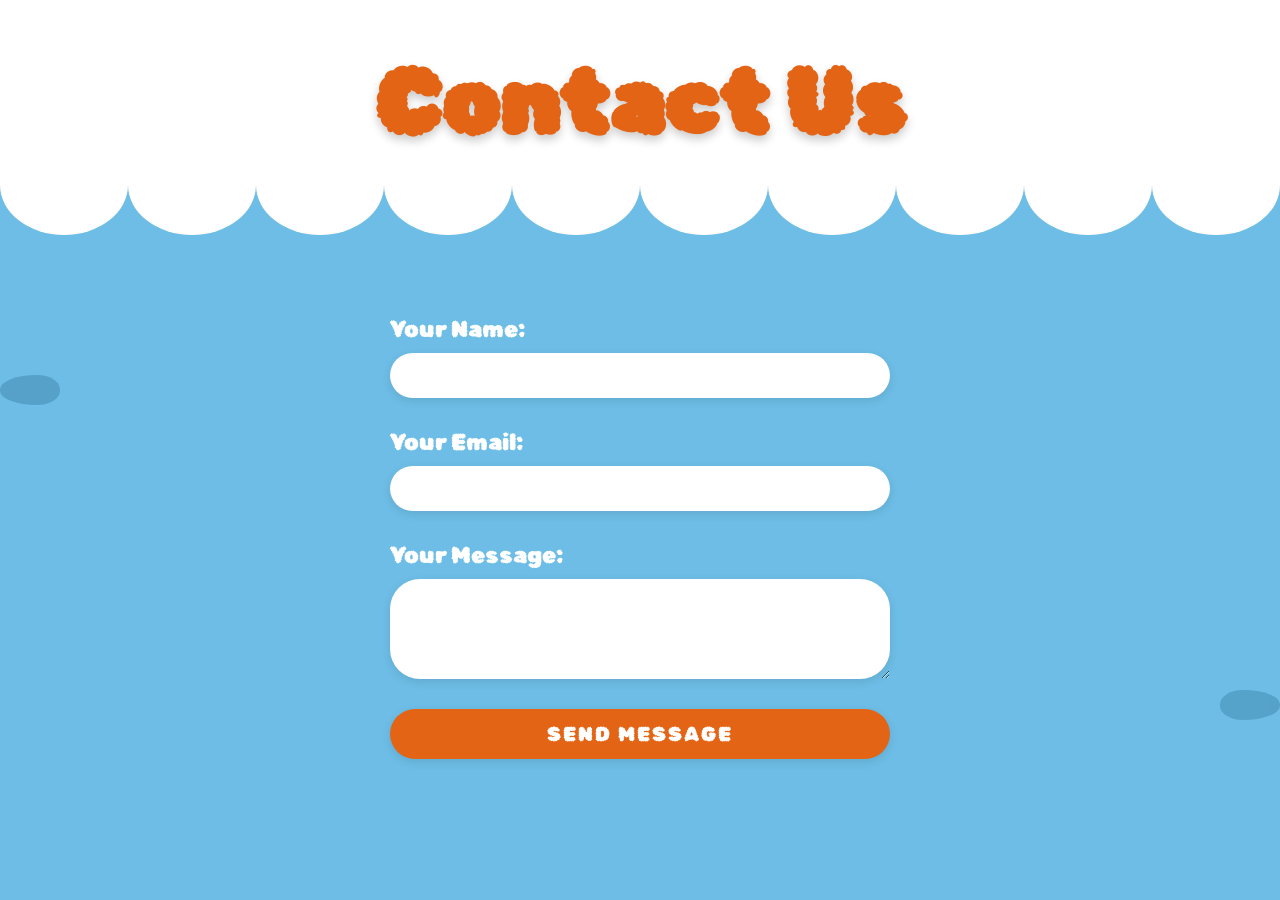
<file: animated-contact-form/index.html>
<!DOCTYPE html>
<html lang="en">

<head>
  <meta charset="UTF-8">
  <meta name="viewport" content="width=device-width, initial-scale=1.0">
  <link rel="stylesheet" href="style.css">
  <link rel="preconnect" href="https://fonts.googleapis.com">
  <link rel="preconnect" href="https://fonts.gstatic.com" crossorigin>
  <link href="https://fonts.googleapis.com/css2?family=Rubik+Bubbles&display=swap" rel="stylesheet">
  <title>Animated Contact Us</title>
</head>

<body>
  <div class="container">
    <div class="water"></div>
    <div class="waves">
      <div class="wave"></div>
      <div class="wave"></div>
      <div class="wave"></div>
      <div class="wave"></div>
      <div class="wave"></div>
      <div class="wave"></div>
      <div class="wave"></div>
      <div class="wave"></div>
      <div class="wave"></div>
      <div class="wave"></div>
    </div>
    <div class="fish-group fish-group-1">
      <div class="fish">
        <div class="fish-tail"></div>
        <div class="fish-body"></div>
      </div>
      <div class="fish">
        <div class="fish-tail"></div>
        <div class="fish-body"></div>
      </div>
      <div class="fish">
        <div class="fish-tail"></div>
        <div class="fish-body"></div>
      </div>
      <div class="fish">
        <div class="fish-tail"></div>
        <div class="fish-body"></div>
      </div>
      <div class="fish">
        <div class="fish-tail"></div>
        <div class="fish-body"></div>
      </div>
      <div class="fish">
        <div class="fish-tail"></div>
        <div class="fish-body"></div>
      </div>
      <div class="fish">
        <div class="fish-tail"></div>
        <div class="fish-body"></div>
      </div>
    </div>
    <div class="fish-group fish-group-2">
      <div class="fish">
        <div class="fish-tail"></div>
        <div class="fish-body"></div>
      </div>
      <div class="fish">
        <div class="fish-tail"></div>
        <div class="fish-body"></div>
      </div>
      <div class="fish">
        <div class="fish-tail"></div>
        <div class="fish-body"></div>
      </div>
      <div class="fish">
        <div class="fish-tail"></div>
        <div class="fish-body"></div>
      </div>
      <div class="fish">
        <div class="fish-tail"></div>
        <div class="fish-body"></div>
      </div>
      <div class="fish">
        <div class="fish-tail"></div>
        <div class="fish-body"></div>
      </div>
      <div class="fish">
        <div class="fish-tail"></div>
        <div class="fish-body"></div>
      </div>
    </div>
    <div class="contact">
      <h1 class="contact-heading">Contact Us</h1>
      <form class="contact-form">
        <div class="input-group">
          <label for="name">Your Name:</label>
          <input type="text">
        </div>
        <div class="input-group">
          <label for="email">Your Email:</label>
          <input type="email">
        </div>
        <div class="input-group">
          <label for="message">Your Message:</label>
          <textarea></textarea>
        </div>
        <button type="button" class="contact-btn">Send Message</button>
      </form>
    </div>
  </div>
</body>

</html>
</file>
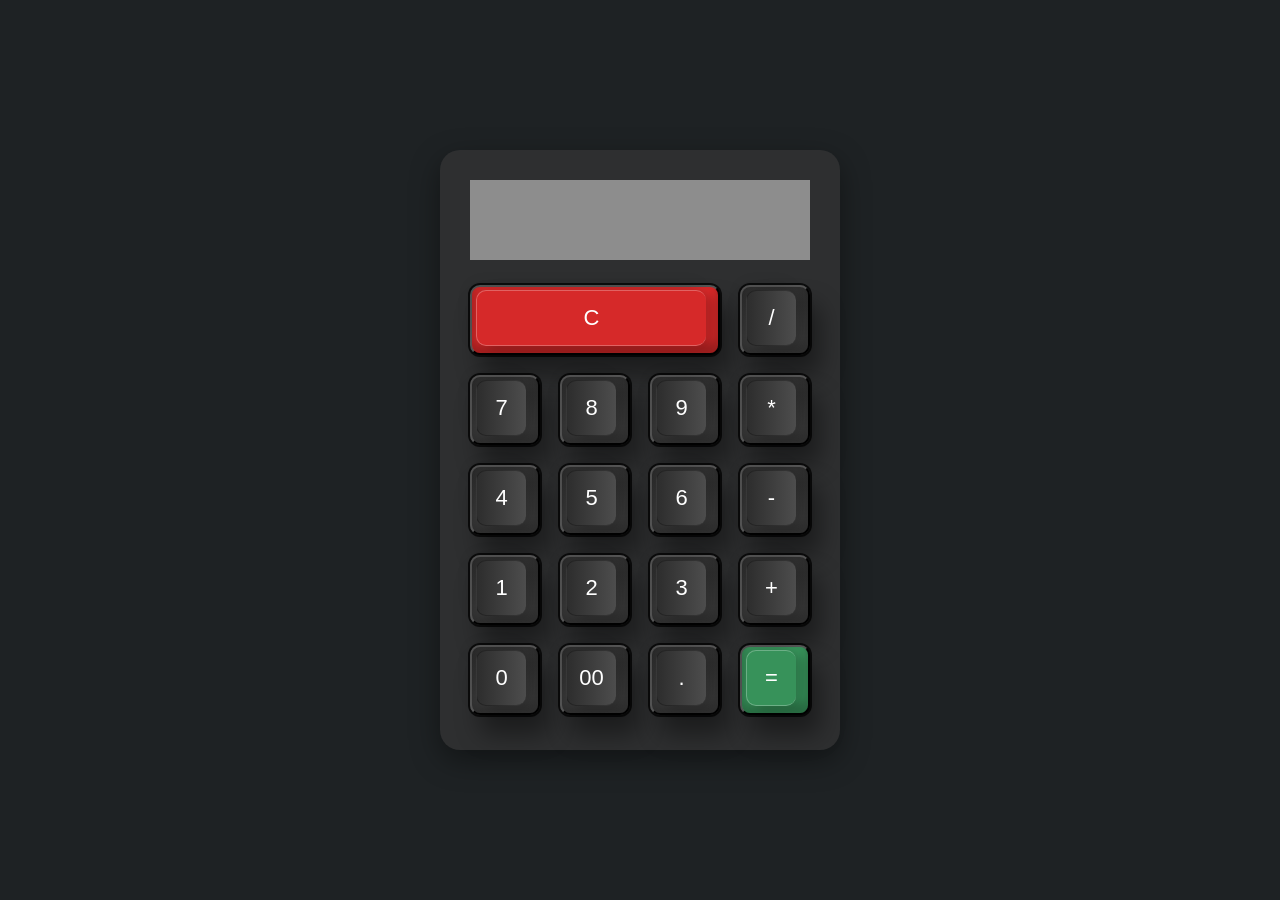
<file: calculator/index.html>
<!DOCTYPE html>
<html lang="en">

<head>
  <meta charset="UTF-8">
  <meta name="viewport" content="width=device-width, initial-scale=1.0">
  <link rel="stylesheet" href="stylce.css">
  <link rel="preconnect" href="https://fonts.googleapis.com">
  <link rel="preconnect" href="https://fonts.gstatic.com" crossorigin>
  <link href="https://fonts.googleapis.com/css2?family=Noto+Sans:ital,wght@0,100..900;1,100..900&display=swap"
    rel="stylesheet">
  <title>Calculator</title>
</head>

<body>
  <div class="container">
    <div class="calculator">
      <input type="text" class="screen">
      <button type="button" class="btn clear" data-num="C"></button>
      <button type="button" class="btn" data-num="/"></button>
      <button type="button" class="btn" data-num="7"></button>
      <button type="button" class="btn" data-num="8"></button>
      <button type="button" class="btn" data-num="9"></button>
      <button type="button" class="btn" data-num="*"></button>
      <button type="button" class="btn" data-num="4"></button>
      <button type="button" class="btn" data-num="5"></button>
      <button type="button" class="btn" data-num="6"></button>
      <button type="button" class="btn" data-num="-"></button>
      <button type="button" class="btn" data-num="1"></button>
      <button type="button" class="btn" data-num="2"></button>
      <button type="button" class="btn" data-num="3"></button>
      <button type="button" class="btn" data-num="+"></button>
      <button type="button" class="btn" data-num="0"></button>
      <button type="button" class="btn" data-num="00"></button>
      <button type="button" class="btn" data-num="."></button>
      <button type="button" class="equal" data-num="="></button>
    </div>
  </div>
  <script src="script.js"></script>
</body>

</html>
</file>
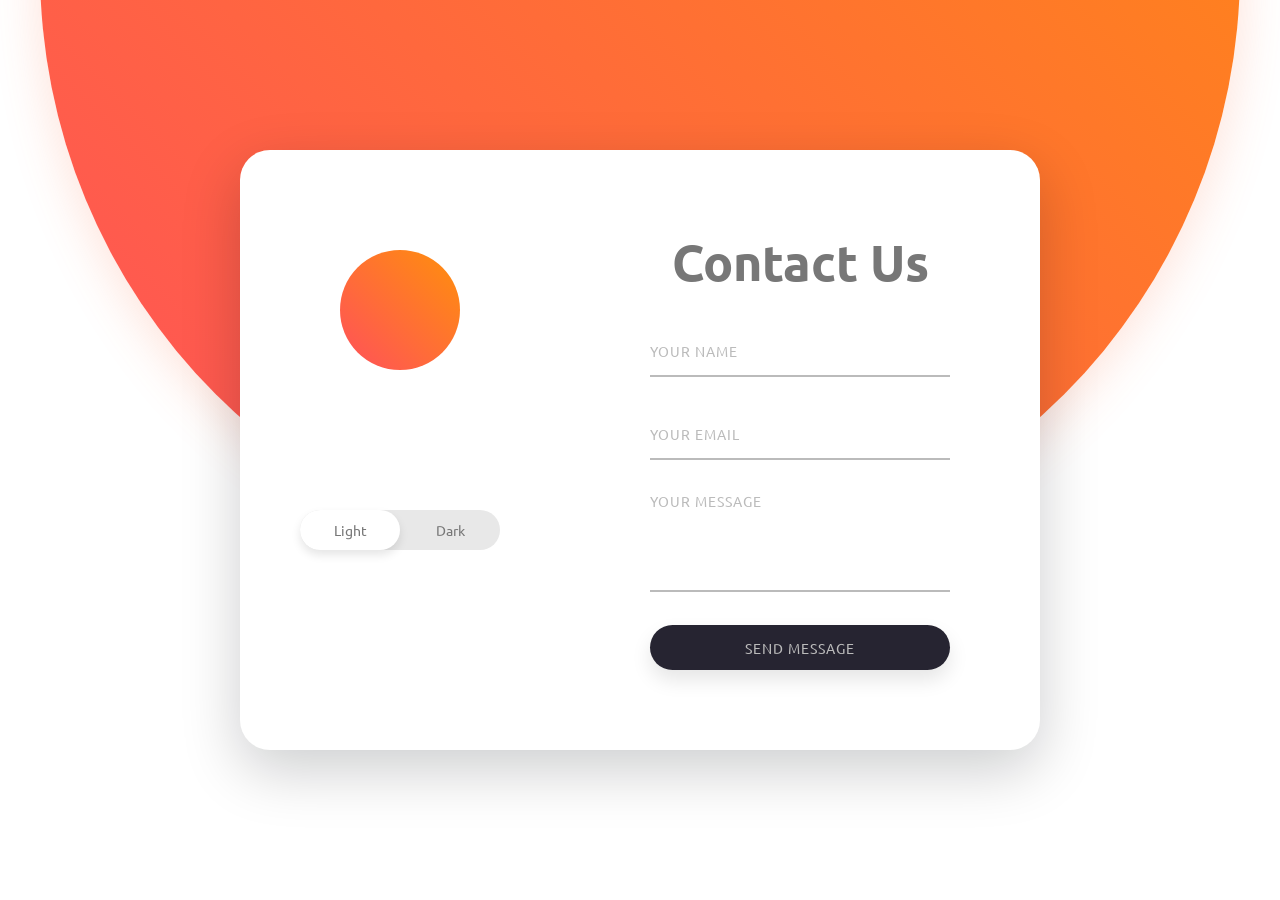
<file: contact-form/index.html>
<!DOCTYPE html>
<html lang="en">

<head>
  <meta charset="UTF-8">
  <meta name="viewport" content="width=device-width, initial-scale=1.0">
  <link rel="stylesheet" href="style.css">
  <link rel="preconnect" href="https://fonts.googleapis.com">
  <link rel="preconnect" href="https://fonts.gstatic.com" crossorigin>
  <link
    href="https://fonts.googleapis.com/css2?family=Ubuntu:ital,wght@0,300;0,400;0,500;0,700;1,300;1,400;1,500;1,700&display=swap"
    rel="stylesheet">
  <title>contact form</title>
</head>

<body>
  <div class="container">
    <div class="circle-bg"></div>
    <div class="form-wrapper">
      <div class="form-wrapper-left">
        <div class="sun-moon"></div>
        <button type="button">
          <span class="bg"></span>
          <span class="light">Light</span>
          <span class="dark">Dark</span>
        </button>
      </div>
      <div class="form-wrapper-right">
        <h1>Contact Us</h1>
        <input type="text" class="field" placeholder="Your Name">
        <input type="text" class="field" placeholder="Your Email">
        <textarea class="field msg" placeholder="Your Message"></textarea>
        <button type="button">Send Message</button>

      </div>
    </div>
  </div>

  <script src="script.js"></script>
</body>

</html>
</file>
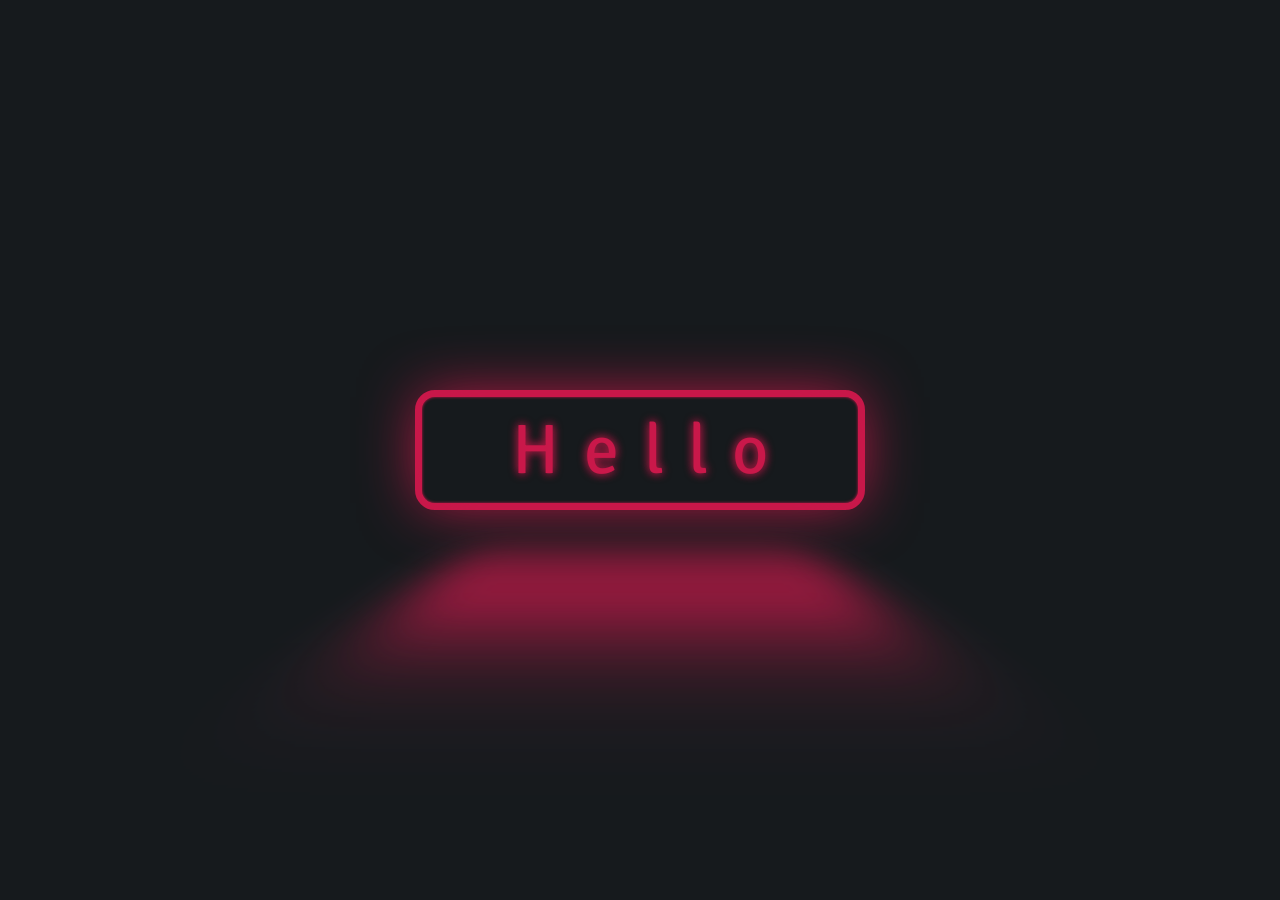
<file: glowing-button/index.html>
<!DOCTYPE html>
<html lang="en">

<head>
  <meta charset="UTF-8">
  <meta name="viewport" content="width=device-width, initial-scale=1.0">
  <link rel="stylesheet" href="style.css">
  <link rel="preconnect" href="https://fonts.googleapis.com">
  <link rel="preconnect" href="https://fonts.gstatic.com" crossorigin>
  <link href="https://fonts.googleapis.com/css2?family=Signika+Negative:wght@300..700&display=swap" rel="stylesheet">
  <title>glowing button</title>
</head>

<body>
  <div class="container">
    <button class="glowing-btn" type="button">
      <span class="glowing-text">Hello</span>
    </button>
  </div>
</body>

</html>
</file>
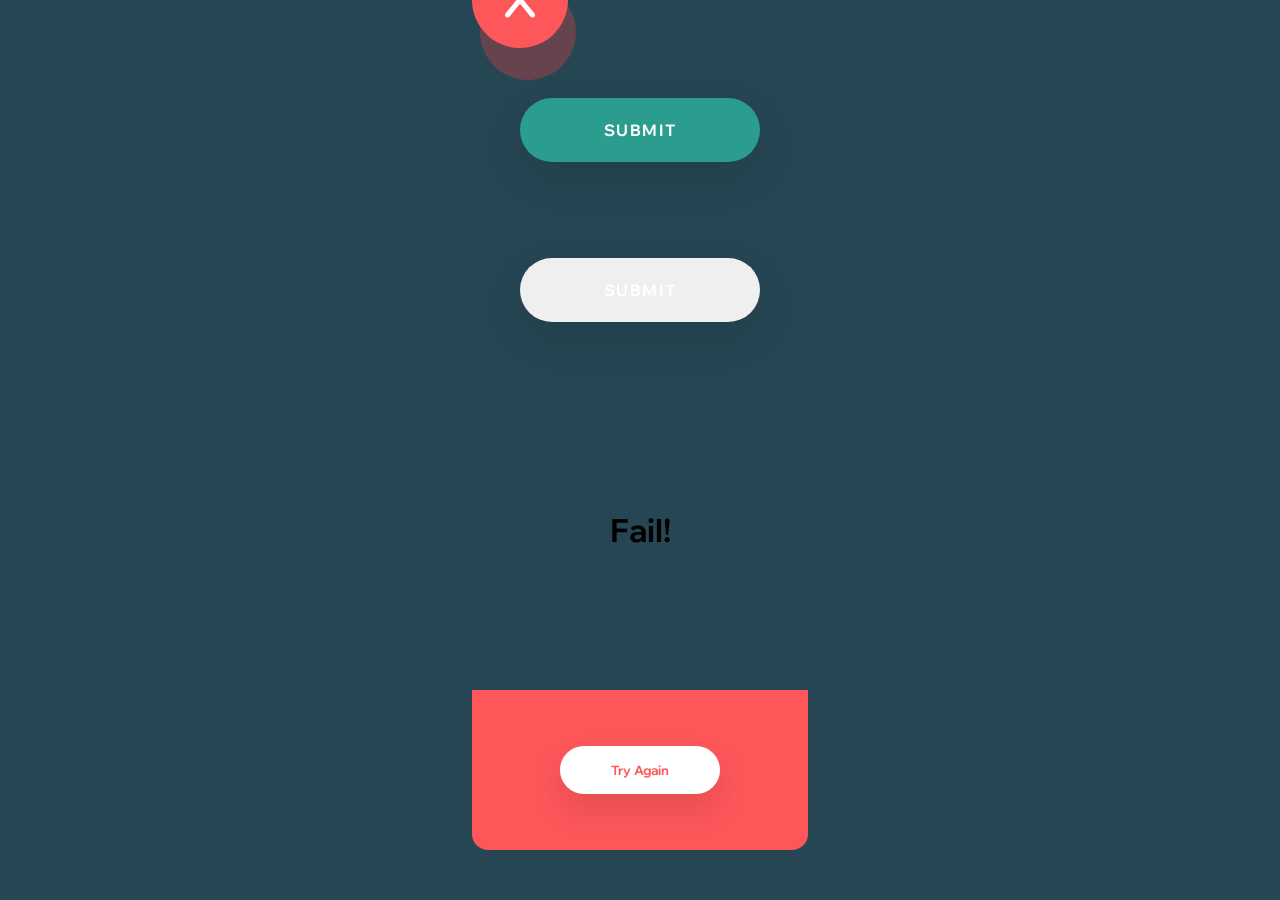
<file: modal/index.html>
<!DOCTYPE html>
<html lang="en">

<head>
  <meta charset="UTF-8">
  <meta name="viewport" content="width=device-width, initial-scale=1.0">
  <link rel="stylesheet" href="style.css">
  <link rel="stylesheet" href="https://cdnjs.cloudflare.com/ajax/libs/font-awesome/6.6.0/css/all.min.css">
  <link rel="preconnect" href="https://fonts.gstatic.com" crossorigin>
  <link href="https://fonts.googleapis.com/css2?family=Wix+Madefor+Display:wght@400..800&display=swap" rel="stylesheet">
  <title>modal</title>
</head>

<body>
  <script src="script.js"></script>
  <div class="container">
    <div class="content">
      <div class="success">
        <button class="btn success-btn" type="button">Submit</button>
        <div class="success-modal modal">
          <div class="modal-icon success-icon">
            <i class="fa-solid fa-check"></i>
          </div>
          <div class="modal-top">
            <h1>Success! </h1>
          </div>
          <div class="modal-bottom modal-bottom-success">
            <button class="modal-btn" type="button">Go Ahead!</button>
          </div>
        </div>
      </div>

      <div class="fail">
        <button class="btn fail" type="button">Submit</button>
        <div class="fail-modal">
          <div class="modal-icon fail-icon">
            <i class="fa-solid fa-x"></i>
          </div>
          <div class="modal-top">
            <h1>Fail!</h1>
          </div>
          <div class="modal-bottom modal-bottom-fail">
            <button class="modal-btn" type="button">Try Again</button>
          </div>
        </div>
      </div>

    </div>
  </div>
</body>

</html>
</file>
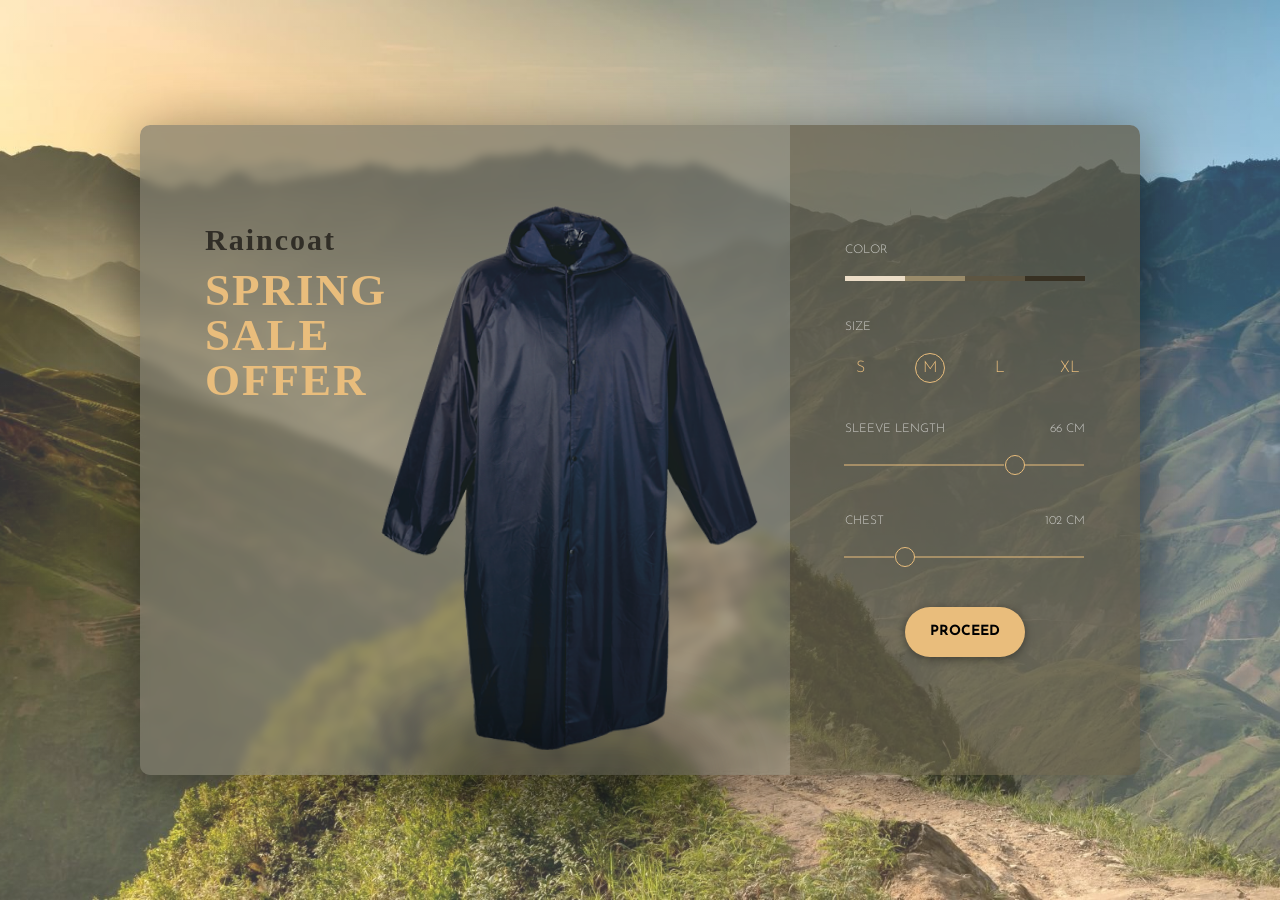
<file: product-card/index.html>
<!DOCTYPE html>
<html lang="en">

<head>
  <meta charset="UTF-8">
  <meta name="viewport" content="width=device-width, initial-scale=1.0">
  <link rel="stylesheet" href="style.css">
  <link rel="preconnect" href="https://fonts.googleapis.com">
  <link rel="preconnect" href="https://fonts.gstatic.com" crossorigin>
  <link
    href="https://fonts.googleapis.com/css2?family=Josefin+Sans:ital,wght@0,100..700;1,100..700&family=Tilt+Warp&display=swap"
    rel="stylesheet">
  <title>product card</title>
</head>

<body>
  <div class="container">
    <div class="card">
      <div class="card-left">
        <h3>Raincoat</h3>
        <h1>Spring Sale Offer</h1>
        <div class="card-left-img">
          <img src="coat.png">
        </div>
      </div>
      <div class="card-right">
        <div class="product-info">
          <div class="color">
            <p>Color</p>
            <div class="colors">
              <span></span>
              <span></span>
              <span></span>
              <span></span>
            </div>
          </div>
          <div class="size">
            <p>Size</p>
            <div class="sizes">
              <span>S</span>
              <span>M</span>
              <span>L</span>
              <span>XL</span>
            </div>
          </div>
          <div class="details">
            <div class="sleeve">
              <p>Sleeve Length</p>
              <p>66 cm</p>
            </div>
            <div class="sleeve-counter counter"></div>
            <div class="chest">
              <p>Chest</p>
              <p>102 cm</p>
            </div>
            <div class="chest-counter counter"></div>
          </div>
          <button class="card-btn" type="button">Proceed</button>
        </div>
      </div>
    </div>
  </div>
</body>

</html>
</file>
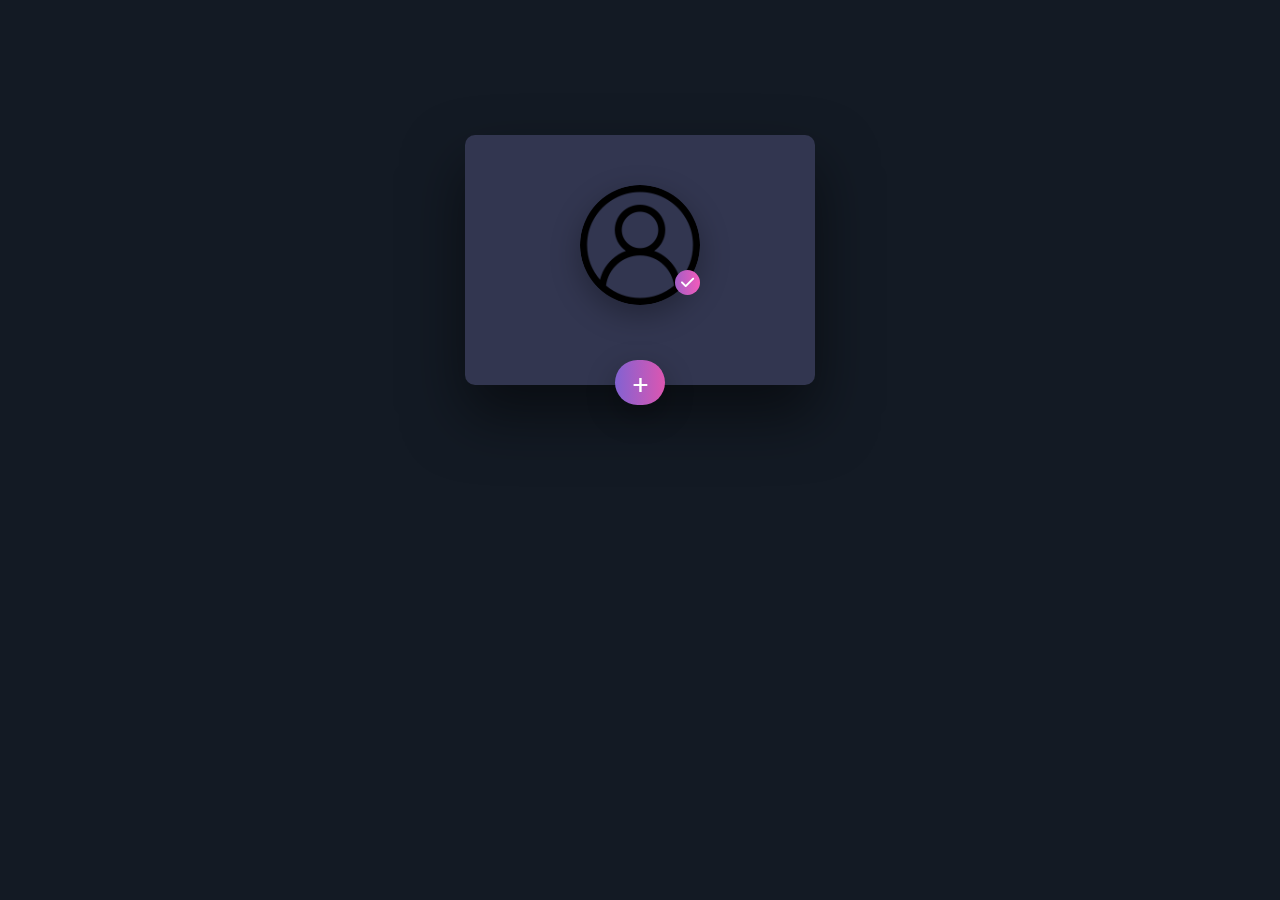
<file: profile-card/index.html>
<!DOCTYPE html>
<html lang="en">

<head>
  <meta charset="UTF-8">
  <meta name="viewport" content="width=device-width, initial-scale=1.0">
  <link rel="stylesheet" href="style.css">
  <link rel="preconnect" href="https://fonts.googleapis.com">
  <link rel="preconnect" href="https://fonts.gstatic.com" crossorigin>
  <link rel="stylesheet" href="https://cdnjs.cloudflare.com/ajax/libs/font-awesome/6.6.0/css/all.min.css">
  <link
    href="https://fonts.googleapis.com/css2?family=Ubuntu:ital,wght@0,300;0,400;0,500;0,700;1,300;1,400;1,500;1,700&display=swap"
    rel="stylesheet">
  <title>Profile card</title>
</head>

<body>
  <div class="container">
    <div class="card">
      <div class="card-top">
        <div class="card-top-img">
          <img src="profile.png">
          <div class="verified">
            <i class="fa-solid fa-check"></i>
          </div>
        </div>
      </div>
      <button class="card-btn">
        <span class="plus">+</span>
        <span class="btn-text">Contact Me</span>
      </button>
      <div class="card-bottom">
        <h1>Amirhossein Zareshahi</h1>
        <h3>Front-end developer</h3>
        <div class="social-media">
          <div class="social-info">
            <i class="fa-brands fa-linkedin-in"></i>
            <span class="num">120M</span>
            <span class="followers">Followers</span>
          </div>
          <div class="social-info">
            <i class="fa-brands fa-instagram"></i>
            <span class="num">129M</span>
            <span class="followers">Followers</span>
          </div>
          <div class="social-info">
            <i class="fa-brands fa-facebook"></i>
            <span class="num">2.2M</span>
            <span class="followers">Followers</span>
          </div>
        </div>
      </div>
    </div>
  </div>
  <script src="script.js"></script>
</body>

</html>
</file>
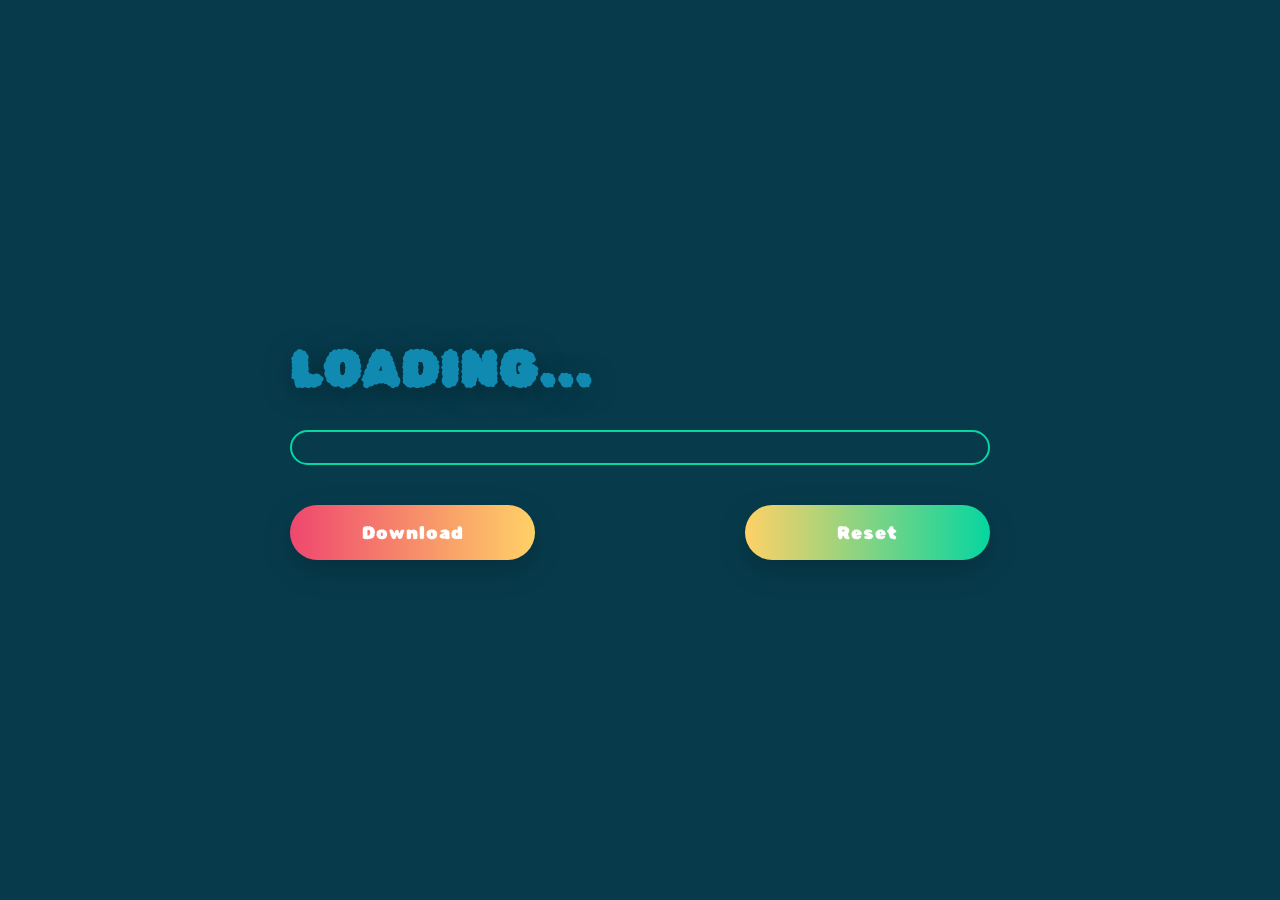
<file: progress-bar/index.html>
<!DOCTYPE html>
<html lang="en">

<head>
  <meta charset="UTF-8">
  <meta name="viewport" content="width=device-width, initial-scale=1.0">
  <link rel="stylesheet" href="style.css">
  <link rel="preconnect" href="https://fonts.googleapis.com">
  <link rel="preconnect" href="https://fonts.gstatic.com" crossorigin>
  <link href="https://fonts.googleapis.com/css2?family=Rubik+Bubbles&display=swap" rel="stylesheet">
  <title>progress bar</title>
</head>

<body>
  <div class="container">
    <div class="progress-bar-wrapper">
      <h3>Loading...</h3>
      <div class="progress-bar">
        <div class="bar"></div>
      </div>
      <div class="buttons">
        <button class="btn download">Download</button>
        <button class="btn reset">Reset</button>
      </div>
    </div>
  </div>
  <script src="script.js"></script>
</body>

</html>
</file>
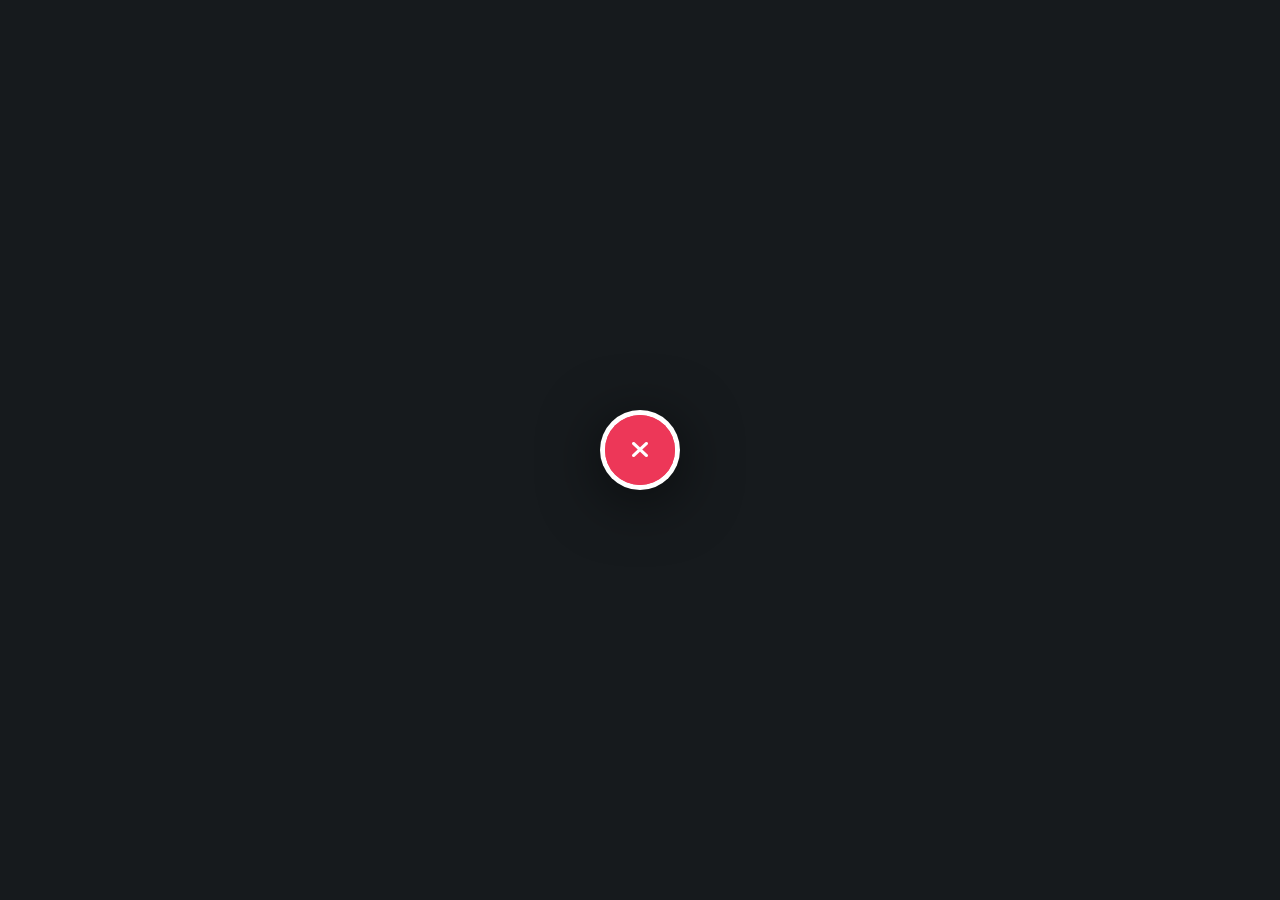
<file: search-bar/index.html>
<!DOCTYPE html>
<html lang="en">

<head>
  <meta charset="UTF-8">
  <meta name="viewport" content="width=device-width, initial-scale=1.0">
  <link rel="stylesheet" href="style.css">
  <link rel="stylesheet" href="https://cdnjs.cloudflare.com/ajax/libs/font-awesome/6.6.0/css/all.min.css">
  <link rel="preconnect" href="https://fonts.googleapis.com">
  <link rel="preconnect" href="https://fonts.gstatic.com" crossorigin>
  <link href="https://fonts.googleapis.com/css2?family=Signika+Negative:wght@300..700&display=swap" rel="stylesheet">
  <title>Search Bar</title>
</head>

<body>
  <div class="container">
    <div class="search-bar">
      <input type="text" placeholder="Type here...">
      <i class="fa-solid da-magnifying-glass"></i>
      <i class="fa-solid fa-xmark"></i>
    </div>
  </div>
  <script src="script.js"></script>
</body>

</html>
</file>
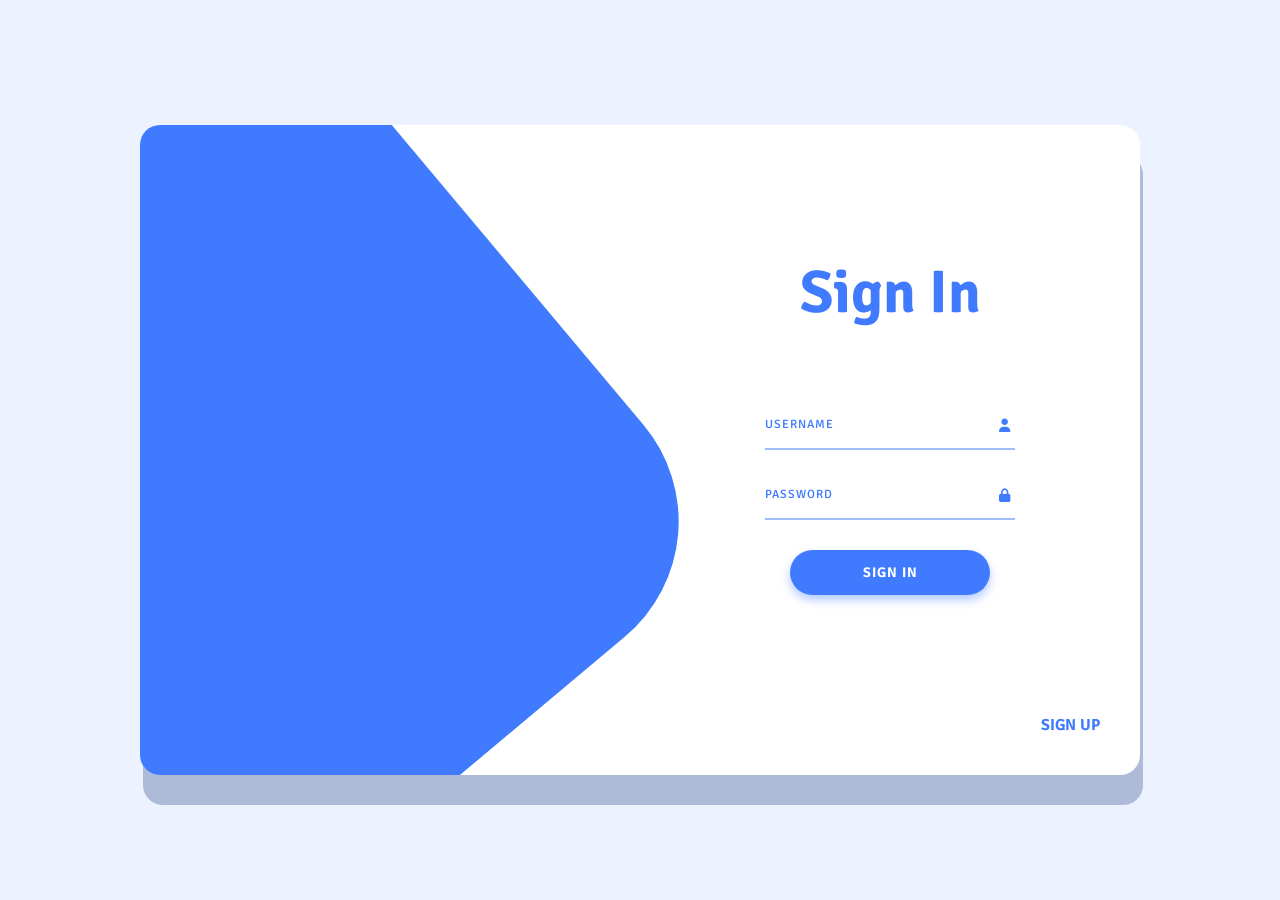
<file: sign-in-form/index.html>
<!DOCTYPE html>
<html lang="en">

<head>
  <meta charset="UTF-8">
  <meta name="viewport" content="width=device-width, initial-scale=1.0">
  <link rel="stylesheet" href="style.css">
  <link rel="stylesheet" href="https://cdnjs.cloudflare.com/ajax/libs/font-awesome/6.6.0/css/all.min.css">
  <link rel="preconnect" href="https://fonts.googleapis.com">
  <link rel="preconnect" href="https://fonts.gstatic.com" crossorigin>
  <link href="https://fonts.googleapis.com/css2?family=Signika+Negative:wght@300..700&display=swap" rel="stylesheet">
  <title>sign in form</title>
</head>

<body>
  <div class="container">
    <div class="form-wrapper">
      <div class="form-wrapper-bg"></div>
      <div class="form-wrapper-left">
        <h1>Sign Up</h1>
        <form class="form-signup">
          <div class="input-group">
            <input type="text" placeholder="Username">
            <i class="fa-solid fa-user"></i>
          </div>
          <div class="input-group">
            <input type="text" placeholder="Email">
            <i class="fa-solid fa-envelope"></i>
          </div>
          <div class="input-group">
            <input type="text" placeholder="Password">
            <i class="fa-solid fa-lock"></i>
          </div>
          <button class="form-btn" type="button">Sign Up</button>
        </form>
        <a href="#" class="signin-link">Sign In</a>
      </div>
      <div class="form-wrapper-right">
        <h1>Sign In</h1>
        <form class="form-signin">
          <div class="input-group">
            <input type="text" placeholder="Username">
            <i class="fa-solid fa-user"></i>
          </div>
          <div class="input-group">
            <input type="text" placeholder="Password">
            <i class="fa-solid fa-lock"></i>
          </div>
          <button class="form-btn" type="button">Sign In</button>
        </form>
        <a href="#" class="signup-link">Sign Up</a>
      </div>
    </div>
  </div>
  <script src="script.js"></script>
</body>

</html>
</file>
<file: animated-contact-form/style.css>
*{
  margin: 0;
  padding: 0;
  box-sizing: border-box;
  outline: none;
  font-family: "Rubik Bubbles", sans-serif;
}

html{
  font-size: 62.5%;
}

.container{
  width: 100%;
  height: 100vh;
  position: relative;
  overflow: hidden;
}

.water{
  width: 100%;
  height: 85%;
  position: absolute;
  bottom: 0;
  left: 0;
  background-color: #6dbde6;
}

.waves{
  width: 100%;
  height: 10rem;
  position: absolute;
  top: 15%;
  left: 0; 
  display: flex;
}

.wave{
  width: 10%;
  height: 10rem;
  background-color: #fff;
  border-radius: 0 0 50% 50% / 50%
}

.fish-group{
  width: 40rem;
  height: 15rem;
  position: absolute;
}

.fish-group-1{
  top: 35%;
  left: -25%;
  animation: fishgroup1 30s infinite;
}

@keyframes fishgroup1{
  0%{
    left: -25%;
    transform: rotateY(0);
  }

  47%{
    left: 100%;
    transform: rotateY(0);
  }

  53%{
    left: 100%;
    transform: rotateY(180deg);
  }

  100%{
    left: -25%;
    transform: rotateY(180deg);
  }
}

.fish-group-2{
  top: 70%;
  right: -25%;
  transform: rotate(180deg);
  animation: fishgroup2 30s infinite;
}

@keyframes fishgroup2{
  0%{
    right: -25%;
    transform: rotateY(180deg);
  }

  47%{
    right: 100%;
    transform: rotateY(180deg);
  }

  53%{
    right: 100%;
    transform: rotateY(0);
  }

  100%{
    right: -25%;
    transform: rotateY(0);
  }
}

.fish{
  position: absolute;
  display: flex;
  align-items: center;
  opacity: 0.3;
}

.fish:nth-child(1){
  top: 40%;
right: 2rem;
}

.fish:nth-child(2){
  top: 0;
right: 10rem;
}

.fish:nth-child(3){
  top: 35%;
right: 15rem;
}

.fish:nth-child(4){
  bottom: 0;
right: 8rem;
}

.fish:nth-child(5){
  top: 0;
left: 8rem;
}

.fish:nth-child(6){
  top: 40%;
left: 2rem;
}

.fish:nth-child(7){
  bottom: 0;
left: 10rem;
}

.fish-body{
  display: flex;
  align-items: center;
}

.fish-body{
  width: 6rem;
  height: 3rem;
  background-color: #206388;
  border-radius: 65% 40% 40% 65%/50%;
}

.fish-tail{
  width: 0;
  height: 0;
  border: 2rem solid transparent;
  border-top: 0;
  border-bottom: 1.8rem solid #206388;
  transform: rotateZ(90deg);
  margin-right: -1.2rem;
  border-radius: 1rem;
}

.contact-heading{
  position: absolute;
  top: 5rem;
  left: 50%;
  transform: translateX(-50%);
  font-size: 9rem;
  color: #e36414;
  text-shadow: 0 0.5rem 1rem rgba(0,0,0,0.2);
}

.contact-form{
  position: absolute;
  top: 35%;
  left: 50%;
  transform: translateX(-50%); 
}

.input-group{
  display: flex;
  flex-direction: column;
  margin-bottom: 3rem;
}

.input-group label{
  font-size: 2.3rem;
  color: #fff;
  margin-bottom: 1rem;
}

.input-group input{
  width: 50rem;
  height: 4.5rem;
  border: none;
  border-radius: 3rem;
  padding: 1rem 1rem 1rem 2rem;
  font-size: 1.6rem;
  color: #555;
  box-shadow: 0 0.3rem 1rem rgba(0,0,0,0.1);
}

.input-group textarea{
  height: 10rem;
  border: none;
  border-radius: 3rem;
  padding: 1rem 1rem 1rem 2rem;
  font-size: 1.6rem;
  color: #555;
  box-shadow: 0 0.3rem 1rem rgba(0,0,0,0.1);
}

.contact-btn{
  width: 50rem;
  height: 5rem;
  border: none;
  background-color: #e36414;
  color: #fff;
  font-size: 2rem;
  letter-spacing: 0.2rem;
  text-transform: uppercase;
  border-radius: 3rem;
  box-shadow: 0 0.3rem 1rem rgba(0,0,0,0.1);
}
</file>
<file: calculator/stylce.css>
*{
  margin: 0;
  padding: 0;
  box-sizing: border-box;
  outline: none;
  font-family: "Noto Sans" sans-serif;
}

html{
  font-size: 62.5%;
}

.container{
  width: 100%;
  height: 100vh;
  background-color: #1e2224;
  display: flex;
  justify-content: center;
  align-items: center; 
}

.calculator{
  width: 40rem;
  height: 60rem;
  background-color: #2e2f30;
  padding: 3rem 2rem;
  border-radius: 2rem;
  box-shadow: 0 1rem 3rem rgba(0,0,0,0.4);
  display: flex;
  flex-wrap: wrap ;
  justify-content: center;
  align-items: center;
}

.screen{
  width: 34rem;
  height: 8rem;
  background-color: #8d8d8d;
  margin-bottom: 1.5rem;
  border-style: 1rem;
  border: none;
  pointer-events: none;
  text-align: right;
  font-size: 2rem;
  letter-spacing: 0.1rem;
  color: #fff;
  padding: 2rem;
}

.btn, .equal{
  width: 7rem;
  height: 7rem;
  margin: 1rem;
  background: linear-gradient(180deg,#2f2f2f,#3f3f3f);
  box-shadow: inset 0 -0.8rem 0.8rem rgba(0,0,0,0.25), 0 0 0 0.2rem rgba(0,0,0,0.75), 1rem 2rem 2.5rem rgba(0,0,0,0.4);
  border-radius: 1rem;
  cursor: pointer;
  position: relative;
}

.clear{
  width: 25rem;
  background: #d62929;
}


.btn::before, .equal::before{
  content: attr(data-num);
  position: absolute;
  top: 0.3rem;
  left: 0.4rem;
  bottom: 0.7rem;
  right: 1.2rem;
  color: #fff;
  display: flex;
  justify-content: center;
  align-items: center;
  font-size: 2.2rem;
  background: linear-gradient(90deg,#2d2d2d, #4d4d4d);
  box-shadow: -0.5rem -0.5rem 1.5rem rgba(0,0,0,0.1), 1rem 0.5rem 1rem rgba(0,0,0,0.15);
  border-left: .1rem solid #0004;
  border-bottom: .1rem solid #0004;
  border-top: .1rem solid #0004;
  border-radius: 1rem;
}

.clear::before{
  background: #d62929;
  border-left: 0.1rem solid #fff4;
  border-bottom: 0.1rem solid #fff4;
  border-top: 0.1rem solid #fff4;
}

.equal{
  background: #37925a;
}

.equal::before{
  background:#37925a ;
  border-left: 0.1rem solid #fff4;
    border-bottom: 0.1rem solid #fff4;
  border-top: 0.1rem solid #fff4;
}

.btn:active .equal:active{
  filter: brightness(1.5);
}
</file>
<file: contact-form/style.css>
*{
  margin: 0;
  padding: 0;
  box-sizing: border-box;
  outline: none;
  font-family: "Ubuntu",sans-serif;
}

html{
  font-size: 62.5%;
}

.container{
  width: 100%;
  height: 100vh;
  background-color: #fff;
  display: flex;
  justify-content: center;
  align-items: center;
  position: relative;
  transition: all .1s;
}

.switch.container{
background-color: #262431;
}

.circle-bg{
  width: 120rem;
  height: 120rem;
  border-radius:50% ;
   background: linear-gradient(225deg, #ff900b, #ff505b);
   position: absolute;
   top: -70%;
   left: 50%;
   transform: translateX(-50%);
   box-shadow: 0 1rem 5rem rgba(248,106,59,0.2);
}

.switch .circle-bg{
  background: linear-gradient(225deg, #93cdff, #3c3a74);
  box-shadow: 0 1rem 5rem rgba(60,58,115,0.5);
}

.form-wrapper{
  width: 80rem;
  height: 60rem;
  background-color: #fff;
  display: flex;
  border-radius: 3rem;
  box-shadow: 0 2rem 6rem rgba(6,12,15,0.2);
  position: relative;
  z-index: 100;
  transition: all 0.1s;
}

.switch .form-wrapper{
  background-color: #262431;
}

.form-wrapper-left{
  width: 40%;
  display: flex;
  flex-direction: column;
  justify-content: space-between;
  align-items: center;
  padding: 10rem 0 20rem 0 ;
}

.sun-moon{
  width: 12rem;
  height: 12rem;
  background: linear-gradient(225deg, #ff900b, #ff505b);
  border-radius: 50%;
  position: relative;
}

.switch .sun-moon{
 background: linear-gradient(225deg, #93cdff, #3c3a74);
 box-shadow: none; 
}

.sun-moon::after{
  content: "";
  position: absolute;
  right: 0;
  top: 0;
  width: 9.5rem;
  height: 9.5rem;
  border-radius:50%;
  background-color: #fff;
  transform-origin: right top;
  transform: scale(0);
  transition: transform 0.5s;
}

.switch .sun-moon::after{
  background-color: #262431;
  transform: scale(1);
}

.form-wrapper-left button{
  width: 20rem;
  height: 4rem;
  background-color: #e8e8e8;
  border: none;
  border-radius: 3rem;
  font-size: 1.4rem;
  color: #777;
  cursor: pointer;
  position: relative;
  transition: all 0.1s;
}

.switch .form-wrapper-left button{
background-color: #1e1c28;
}

.form-wrapper-left button span{
position: absolute;
top: 0;
width: 50%;
height: 100%;
}

.bg{
  background-color: #fff;
  border-radius: 3rem;
  left: 0;
  box-shadow: 0 0.5rem 1rem rgba(0,0,0,0.1);
  transition: transform 0.4s, background-color 0.1s;
}

.switch .bg{
  background-color: #34323e;
}

.switch .bg{
  transform: translateX(100%);
}

.light,
.dark{
  display: flex;
  justify-content: center;
  align-items: center;
}

.light{
left: 0;
}

.dark{
right: 0;
}

.form-wrapper-right{
width: 60%;
display: flex;
flex-direction: column;
align-items: center;
justify-content: space-between;
padding: 8rem 0 ;
}

.form-wrapper-right h1{
  font-size: 5rem;
  color: #777;
}

.field{
  width: 30rem;
  height: 5rem;
  border: none;
  border-bottom: 0.2rem solid #bbb;
font-size: 1.4rem;
color: #555;
background-color: transparent ;
}

.switch .field{
  color: #bbb;
}

.field::placeholder{
  text-transform: uppercase;
  font-size: 1.4rem;
  color: #bbb;
  letter-spacing: 0.1rem;
}

.form-wrapper-right .msg{
height: 10rem;
resize: none;
}

.form-wrapper-right button{
  width: 30rem;
  height: 4.5rem;
  background-color: #262431;
  border: none;
  border-radius: 3rem;
  font-size: 1.4rem;
  color: #bbb;
  text-transform: uppercase;
  letter-spacing: .1rem;
  cursor: pointer;
  box-shadow: 0 1rem 2rem rgba(0,0,0,0.1);
}

.switch .form-wrapper-right button {
  background-color: #bbb;
  color: #262431;
}

.form-wrapper-right button:active{
  transform: translateY(0.2rem);
}
</file>
<file: glowing-button/style.css>
*{
  margin: 0;
  padding: 0;
  box-sizing: border-box;
  outline: none;
  font-family: "Signika Negative", sans-serif;
}

html{
  font-size: 62.5%;
}

.container{
  width: 100%;
  height: 100vh;
  background-color: #161a1d;
  display: flex;
  justify-content: center;
  align-items: center;
}

.glowing-btn{
  width: 45rem;
  height: 12rem;
  background: none;
  border: 0.7rem solid rgb(201,24,74);
  border-radius: 2rem;
  color: rgb(201,24,74);
  font-size: 7rem;
  letter-spacing: 2.5rem;
  box-shadow: inset 0 0 0.3rem rgb(201,24,74);
  padding-left: 2.5rem;
  cursor: pointer;
  position: relative;
  perspective: 6rem;
  animation: borderAnim 2s infinite;
}

@keyframes borderAnim{
  0%{
    opacity: 0.1;
  }

  2%{
    opacity: 1;
  }

  4%{
    opacity: 0.1;
  }

  8%{
    opacity: 1;
  }

  70%{
    opacity: 0.7;
  }

  100%{
    opacity: 1;
  }
}

.glowing-btn::before{
  content: "";
  width: 100%;
  height: 100%;
  position: absolute;
  top: 0;
  left: 0;
  box-shadow: 0 0 6rem rgb(201,24,74);
}

.glowing-btn::after{
  content: "";
  position: absolute;
  top: 0;
  left: 50%;
  width: 100%;
  height: 100%;
  background: rgb(201,24,74);
  opacity: 0.7;
  transform: translate(-50%, 130%) rotateX(45deg) scale(1, 0.35);
  filter: blur(3rem);
  pointer-events: none;
}

.glowing-text{
  text-shadow: 0 0 1rem rgba(201,24,74, 0.7), 0 0 1rem rgba(201,24,74, 0.7);
  animation: textAnim 3s linear infinite;
}

@keyframes textAnim{
  0%{
    opacity: 0.1;
  }

   2%{
    opacity: 1;
  }

   8%{
    opacity: 0.1;
  }

   9%{
    opacity: 1;
  }

   12%{
    opacity: 0.1;
  }

   20%{
    opacity: 1;
  }

   25%{
    opacity: 0.3;
  }

   30%{
    opacity: 1;
  }

   70%{
    opacity: 0.7;
  }

  72%{
    opacity: 0.2;
  }

   77%{
    opacity: 0.9;
  }

   100%{
    opacity: 0.9;
  }
}
</file>
<file: modal/style.css>
*{
  margin: 0;
  padding: 0;
  box-sizing: border-box;
  font-family: "Wix Madefor Display", sans-serif;
}

.container{
  width: 100%;
  height: 100vh;
  background-color: #264653;
  display: flex;
  justify-content: center;
  align-items: center;
  position: relative;
}

.btn{ 
  margin: 3rem;
  width: 15rem;
  height: 4rem;
  border-radius: 3rem;
  border: none;
  box-shadow: 0 1rem 3rem rgba(0,0,0,0.1);
  font-size: 1rem;
  font-weight: bold;
  text-transform: uppercase;
  letter-spacing: 0.1rem;
  color: #fff;
  cursor: pointer;
}

.success-btn{
  background-color: #2a9d8f;
}

.fail-btn{
  background-color: #fd575a;
}

.btn:active{
  transform: translateY(0.2rem);
}

.modal{
  width: 25rem;
  height: 30rem;
  background-color: #eee;
  position: absolute;
  top: 50%;
  left: 50%;
  transform: translate(-50%, -50%) scale(0);
  display: flex;
  flex-direction: column;
  align-items: center;
  border-radius: 1rem;
  box-shadow: 0 1rem 3rem rgba(0,0,0,0.1);

}

.open-mdoal{
    transform: translate(-50%, -50%) scale(0);
    opacity: 1;
    visibility: visible;
    transition: all 0.5s;

}


.modal-icon{
  width: 6rem;
  height: 6rem;
  position: absolute;
  top: -3rem;
  border-radius: 50%;
  display: flex;
  justify-content: center;
  align-items: center;
}

.modal-icon i{
  font-size: 2.5rem;
  color: #fff;
}

.success-icon{
  background-color: #2a9d8f;
  box-shadow: 0 0 rgba(42,157,143,0.3);
}

.fail-icon{
  background-color: #fd575a;
  box-shadow: 0.5rem 2rem rgba(249,65,68, 0.3);
}

.modal-top{
  width: 100%;
  height: 20rem;
  display: flex;
  justify-content: center;
  align-items: center;
}

.mdoal-top h1{
  font-size: 2.5rem;
  color: #264653;
}

.modal-bottom{
  width: 100%;
  height: 10rem;
  display: flex;
  justify-content: center;
  align-items: center;
  border-radius: 0 0 1rem 1rem;
}

.modal-bottom-success{
  background-color: #2a9d8f;
}

.modal-bottom-fail{
  background-color: #fd575a;
}

.modal-btn{
  width: 10rem;
  height: 3rem;
  border-radius: 2rem;
  border: none;
background-color: #fff;
font-weight: bold;
box-shadow: 0 1rem 2rem rgba(0,0,0,0.1);
cursor: pointer;
}

.modal-bottom-fail .modal-btn{
  color: #fd575a;
}

.modal-bottom-success .modal-btn{
  color: #2a9d8f;
}

.modal-btn:active{
  transform: translateY(0.2rem);
}
</file>
<file: product-card/style.css>
*{
  margin: 0;
  padding: 0;
  box-sizing: border-box;
  font-family: "Josefin Sans", sans-serif;
}

html{
  font-size: 62.5%;
}

.container{
  width: 100%;
  height: 100vh;
  background: linear-gradient(rgba(255,255,255,0.2), rgba(255,255,255,0.2)), url(nature1.jpg) center no-repeat;
  background-size: cover;
  display: flex;
  justify-content: center;
  align-items: center;
}

.card{
  width: 100rem;
  height: 65rem;
  box-shadow: 0 1rem 6rem rgba(0,0,0,0.5);
  display: flex;
  border-radius: 1rem;
  cursor: pointer;
}

.card-left{
  width: 65%;
  height: 100%;
  background-color: rgba(123,120,106,0.7);
  border-radius: 1rem 0 0 1rem;
  position: relative;
  backdrop-filter: blur(0.5rem);
  z-index: 100
}

.card-left h3{
  position: absolute;
  top: 15%;
  left: 10%;
  font-family: "Tilt Wrap",cursive;
  font-size: 3rem;
  letter-spacing: 0.2rem;
  color: #312e27;
}

.card-left h1{
  position: absolute;
  top: 22%;
  left: 10%;
  width: 30rem;
  font-family: "Tilt Wrap",cursive;
  font-size: 4.5rem;
  text-transform: uppercase;
  line-height: 1;
  letter-spacing: 0.2rem;
  color: #e9bd7c;
}

.card-left-img{
width: 55rem;
position: absolute;
top: 12%;
right: -8%;
transition: top .4s;
}

.card-left-img:hover::after{
  bottom: -10rem;
  filter: blur(5rem);
}

.card-left-img:hover{
  top: 8%;
}

.card-left-img::after{
  content: "";
  position: absolute;
  bottom: -7rem;
  left: 50%;
  transform: translateX(-50%);
  width: 30rem;
  height: 10rem;
  background-color: rgba(0,0,0,0.4);
  border-radius: 10rem;
  filter: blur(3.5rem);
  transition: all 0.4s;
}

.card-left-img img{
  width: 100%;
}

.card-right{
  width: 35%;
  height: 100%;
  background-color: rgba(93,86,66,0.7);
  border-radius: 0 1rem 1rem 0;
  display: flex;
  justify-content: center;
  align-items: center;
}

.product-info{
  width: 24rem;
}

.product-info p{
  font-size: 1.2rem;
  font-weight: 300;
  text-transform: uppercase;
  color: rgba(255,255,255,0.7);
}

.colors{
  display: flex;
  margin:2rem 0 4rem 0 ;
}

.colors span{
  width: 6rem;
  height: 0.5rem;
}

.color span:nth-child(1){
  background-color: #ecddc7;
}

.color span:nth-child(2){
  background-color: #9a8b6a;
}

.color span:nth-child(3){
  background-color: #5d5542;
}

.color span:nth-child(4){
  background-color: #383123;
}

.sizes{
  margin: 2rem 0 4rem 0;
  display: flex;
  justify-content: space-between;
}

.sizes span{
  font-size: 1.6rem;
  font-weight: 300;
  color: #e9bd7c;
  width: 3rem;
  height: 3rem;
  display: flex;
  justify-content: center;
  align-items: center;
}


.sizes span:nth-child(2){
  border-radius: 50%;
  border: 0.1rem solid #e9bd7c;
}

.sleeve, .chest {
  width: 100%;
  display: flex;
  justify-content: space-between;
}

.counter{
  width: 2rem;
  height: 2rem;
  border-radius: 50%;
  border: 0.1rem solid #e9bd7c;
  margin: 2rem  0 4rem 0;
}

.sleeve-counter{
  transform: translateX(16rem);
}

.sleeve-counter::before{
  content: "";
  position: absolute;
  top: 50%;
  right: 2rem;
  transform: translateY(-50%);
  width: 16rem;
  height: 0.1rem;
  background-color: #e9bd7c;
}

.sleeve-counter::after{
  content: "";
  position: absolute;
  top: 50%;
  right: -6rem;
  transform: translateY(-50%);
  width: 6rem;
  height: 0.1rem;
  background-color: #e9bd7c;
}

.chest-counter{
  transform: translateX(5rem);
}

.chest-counter::before{
  content: "";
  position: absolute;
  top: 50%;
  right: 2rem;
  transform: translateY(-50%);
  width: 5rem;
  height: 0.1rem;
  background-color: #e9bd7c;
}

.chest-counter::after{
  content: "";
  position: absolute;
  top: 50%;
  right: -17rem;
  transform: translateY(-50%);
  width: 17rem;
  height: 0.1rem;
  background-color: #e9bd7c;
}

.card-btn{
  width: 12rem;
  height: 5rem;
  background-color: #e9bd7c;
  display: block;
  margin: auto;
  border-radius: 5rem;
  border: none;
  font-size: 1.4rem;
  font-weight: bold;
  text-transform: uppercase;
  box-shadow: 0 0.2rem 1rem rgba(0,0,0,0.4);
  cursor: pointer;
}

.card-btn:active{
  transform: translateY(-0.2rem);
}
</file>
<file: profile-card/style.css>
*{
  margin: 0;
  padding: 0;
  box-sizing: border-box;
  font-family: "Ubuntu",sans-serif;
}

html{
  font-size: 62.5%;
}

.container{
  width: 100%;
  height: 100vh; 
  background-color: #131a24;
  position: relative;
}

.card{
  width: 35rem;
  height: 25rem;
  background-color: #323650;
  position: absolute;
  top: 15%;
  left: 50%;
  transform: translateX(-50%);
  border-radius: 1rem;
  box-shadow: 0 3rem 6rem rgba(0,0,0,0.5);
  transition: height 0.5s;
}

.change.card{
height: 60rem;
}

.card-top{
  height: 25rem;
  position: relative;
}

.card-top-img{
  width: 12rem;
  height: 12rem;
  position: absolute;
  top: 5rem;
  left: 50%;
  transform: translateX(-50%);
}

.card-top-img img{
  width: 100%;
  height: 100%;
  object-fit: cover;
  border-radius: 50%;
  box-shadow: 0 1rem 3rem rgba(0,0,0,0.3);
}

.verified{
  width: 2.5rem;
  height: 2.5rem;
  background: linear-gradient(to right, #a35ec6, #f35bbb);
  border-radius: 50%;
  display: flex;
  justify-content: center;
  align-items: center;
  position: absolute;
  bottom: 1rem;
  right: 0;
}

.verified i{
  font-size: 1.5rem;
  color: #fff;
}

.card-btn{
  width: 5rem;
  height: 4.5rem;
  background: linear-gradient(to right, #8262d2, #dc56b1);
  position: absolute;
  top: 22.5rem;
  left: 50%;
  transform: translateX(-50%);
  border: none;
  border-radius: 3rem;
  box-shadow: 0 1rem 3rem rgba(0,0,0,0.3);
  transition: width 0.5s;
}

.change .card-btn{
  width: 17rem;
}

.plus{
  position: absolute;
  top: 50%;
  left: 50%;
  transform: translate(-50%, -50%);
  font-size: 3rem;
  color: #fff;
  transition: all 0.5s;
}

.change .plus{
  left: 1.5rem;
  transform: translateY(-50%) rotateZ(-45deg);
}

.btn-text{
  font-size: 1.6rem;
  color: #fff;
  font-weight: bold;
  letter-spacing: 0.1rem;
  position: absolute;
  top: 50%;
  right: 3rem;
  transform: translateY(-50%);
  opacity: 0;
  visibility: hidden;
}

.change .btn-text{
  opacity: 1;
  visibility: visible;
  transition: all 0.5s 0.5s;
}

.card-bottom{
  height: 35rem;
  display: flex;
  flex-direction: column;
  align-items: center;
  justify-content: space-evenly;
  padding-top: 5rem;
}

.card-bottom h1{
  font-size: 3rem;
  font-weight: 300;
  color: #fff;
  opacity: 0;
  visibility: hidden;
}

.change .card-bottom h1{
  opacity: 1;
  visibility: visible;
  transition: all 0.5s 0.5s;
}

.card-bottom h3{
  font-size: 1.2rem;
  font-weight: 300;
  color: #d1d1d1;
  letter-spacing: 0.1rem;
  opacity: 0;
  visibility: hidden;
}

.change .card-bottom h3{
  opacity: 1;
  visibility: visible;
  transition: all 0.5s 0.6s;
}

.social-media{
  width: 100%;
  display: flex;
  justify-content: space-evenly;
}

.social-info{
  display: flex;
  flex-direction: column;
  align-items: center;
  opacity: 0;
  visibility: hidden;
}

.social-info i{
  width: 6rem;
  height: 6rem;
  display: flex;
  justify-content: center;
  align-items: center;
  border-radius: 50%;
  box-shadow: 0 1rem 3rem rgba(0,0,0,0.3);
  font-size: 1.8rem;
  color: #fff;
}

.change .social-info:nth-child(1){
opacity: 1;
visibility: visible;
transition: all 0.5s 0.8s;  
}

.change .social-info:nth-child(2){
opacity: 1;
visibility: visible;
transition: all 0.5s 0.9s;  
}

.change .social-info:nth-child(3){
opacity: 1;
visibility: visible;
transition: all 0.5s 1s;  
}

.social-info:nth-child(1) i{
background: linear-gradient(to right, #0077bb, #51b0e7 );
}
 
 .social-info:nth-child(2) i{
background: linear-gradient(to right, #833ab4, #c13584, #e1306c );
}

.social-info:nth-child(3) i{
background: linear-gradient(to right, #4267b2, #5b8df1 );
}

.num{
  font-size: 1.8rem;
  font-weight: bold;
  color: #eee;
  margin: 1.5rem  0 0.5rem 0;
}

.followers{
  color: #aaa;
}
</file>
<file: progress-bar/style.css>
*{
  margin: 0;
  padding: 0;
  box-sizing: border-box;
  font-family: "Rubik Bubbles", sans-serif;
}

html{
  font-size: 62.5%;
}

.container{
  width: 100%;
  height: 100vh;
  background-color: #073b4c;
  display: flex;
  justify-content: center;
  align-items: center;
}

.progress-bar-wrapper{
  width: 70rem;
  display: flex;
  flex-direction: column;
  justify-content: center;
}

.progress-bar-wrapper h3{
  font-size: 5rem;
  color: #118ab2;
  letter-spacing: 0.2rem;
  text-transform: uppercase;
  text-shadow:  0 0.5rem 3rem rgba(0,0,0,0.3);
  margin-bottom: 3rem;
}

.change .progress-bar-wrapper h3{
  animation: loadingAnim 2s 5;

}

@keyframes loadingAnim{
  0%{
    opacity: 1;
  }

  25%{
    opacity: 0;
  }

  50%{
    opacity: 1;
  }

  75%{
    opacity: 0;
  }
}

.progress-bar{
  width: 100%;
  height: 3.5rem;
  border: 0.2rem solid #06d6a0;
  border-radius: 3rem;
  padding: 0.3rem;
  margin-bottom: 4rem;
}

.bar{
  width: 0;
  height: 100%;
  background: linear-gradient(to right, #ffd166, #ef476f);
  border-radius: 3rem;

}

.change .bar{
 animation: barAnim 10s linear forwards ;

}

.buttons{
  width: 100%;
  display: flex;
  justify-content: space-between;
}

.btn{
  width: 35%;
  height: 5.5rem;
  border: none;
  font-size: 1.8rem;
  color: #fff;
  letter-spacing: 0.1rem;
  border-radius: 5rem;
  box-shadow: 0 1rem 3rem rgba(0,0,0,0.2);
}

@keyframes barAnim{
  0%{
    width: 0;
  }

  100%{
    width: 100%;
  }
}

.download{
  background: linear-gradient(to right, #ef476f, #ffd166);
}

.reset{
  background: linear-gradient(to right, #ffd166, #06d6a0);
}

.btn:active{
  transform: translateY(.2rem);
}
</file>
<file: search-bar/style.css>
*{
  margin: 0;
  padding: 0;
  box-sizing: border-box;
  outline: none;
  font-family: "Signika Negative", sans-serif;
}

html{
  font-size: 62.5%;
}

.container{
  width: 100%;
  height: 100vh;
  background-color: #161a1d;
  display: flex;
  justify-content: center;
  align-items: center;
}

.search-bar{
  width: 8rem;
  height: 8rem;
  background-color: #fff;
  border-radius: 10rem;
  box-shadow: 0 1rem 6rem rgba(0,0,0,0.6);
  text-align: right;
  position: relative;
  transition: width 0.5s cubic-bezier(0.9,0,0.3,0.9); 
}

.change .search-bar{
  width: 45rem;
}

.search-bar input{
width: 100%;
height: 100%;
border: none;
border-radius: 10rem;
background-color: none;
padding: 1rem 7.5rem 1rem 2rem;  
font-size: 2rem;
opacity: 0;
transition: opacity 0.5s;
}

.change .search-bar input{
  opacity: 1;
  transition: opacity 0.5s 0.3s;
}

.search-bar i{
position: absolute;
top: 50%;
right: .5rem;
transform: translateY(-50%);
width: 7rem;
height: 7rem;
background-color: #ed3758;
border-radius: 50%;
display: flex;
justify-content: center;
align-items: center;
font-size: 2.5rem;
color: #fff;
cursor: pointer;
transition: opacity 0.3s 0.3s;
}


.change.search-bar i:nth-child(3){
  opacity: 0;
}

.change.search-bar i:nth-child(3){
  opacity: 1;
}

.change.search-bar i:nth-child(2){
  opacity: 0;
}
</file>
<file: sign-in-form/style.css>
*{
  margin: 0;
  padding: 0;
  box-sizing: border-box;
  outline: none;
  text-decoration: none;
  font-family: "Signika Negative", sans-serif;
}


html{
  font-size: 62.5%;
}

.container{
  width: 100%;
  height: 100vh;
  background-color: #ecf2ff;
}

.form-wrapper{
  position: absolute;
  top: 50%;
  left: 50%;
  transform: translate(-50%, -50%);
  width: 100rem;
  height: 65rem;
  background-color: #fff;
  display: flex;
  border-radius: 2rem;
  box-shadow: 0.3rem 3rem rgba(32,61,127, 0.3);
    overflow: hidden;
}

.navigate .form-wrapper-bg{
  transform: rotateZ(130deg) translate(15rem, 15rem);
  transition: transform 1.5s;
}

.form-wrapper-bg{
  position: absolute;
  width: 100rem;
  height: 100rem;
  background-color: #407bff;
  border-radius: 15rem;
  left: -40%;
  top: -90%;
  transform-origin: right bottom;
  transform: rotateZ(-40deg);
  transition: transform 1.5s;
}

.form-wrapper-left, .form-wrapper-right{
  width: 50%;
  height: 100%;
  display: flex;
  flex-direction: column;
  justify-content: center;
   align-items: center;
   text-align: center;
}

.form-wrapper-left{
  opacity: 0;
  visibility: hidden;
  transition: all 0.5s;
}

.navigate .form-wrapper-left{
  opacity: 1;
  visibility: visible;
  transition: all 0.5s 1s;
}

.form-wrapper-right{
  transition: all 0.5s 1s;
}

.navigate .form-wrapper-right{
  opacity: 0;
  visibility: hidden;
  transform: all .5s;
}

.form-wrapper h1{
  font-size: 6rem;
  color: #407bff;
  margin: -5rem 0 6rem 0;
}

.input-group{
  position: relative;
}

.input-group input {
  width: 25rem;
  height: 5rem;
  margin: 1rem 0;
  border: none;
  border-bottom: .2rem solid rgba(64,123,255, 0.5);
  font-size: 1.4rem;
  padding-right: 2rem;
  background-color: transparent;
}

.input-group input::placeholder{
  color: #407bff;
  letter-spacing: .1rem;
  font-size: 1.2rem;
  font-weight: 500;
  text-transform: uppercase;
}

.input-group input:focus{
  border-color: #407bff;
}

.input-group i{
 position: absolute; 
 top: 50%;
 right: .5rem;
 transform: translateY(-50%);
 font-size: 1.3rem;
 color: #407bff;
}

.form-btn{
  width: 20rem;
  height: 4.5rem;
  margin-top: 2rem;
  border: none;
  border-radius: 5rem;
  background-color: #407bff;
  color: #fff;
  text-transform: uppercase;
  font-size: 1.4rem;
  font-weight: bold;
  letter-spacing: .1rem;
  box-shadow: 0 0.5rem 1rem rgba(64,123,255, 0.4);
  cursor: pointer;
}

.form-btn:active{
  transform: translateY(.2rem);
}

.form-wrapper a{
  position: absolute;
  bottom: 4rem;
  font-size: 1.6rem;
  text-transform: uppercase;
  font-weight: bold;
  color: #407bff;
}

.signup-link{
  right: 4rem;
}

.signin-link{
 left: 4rem;
}
</file>
